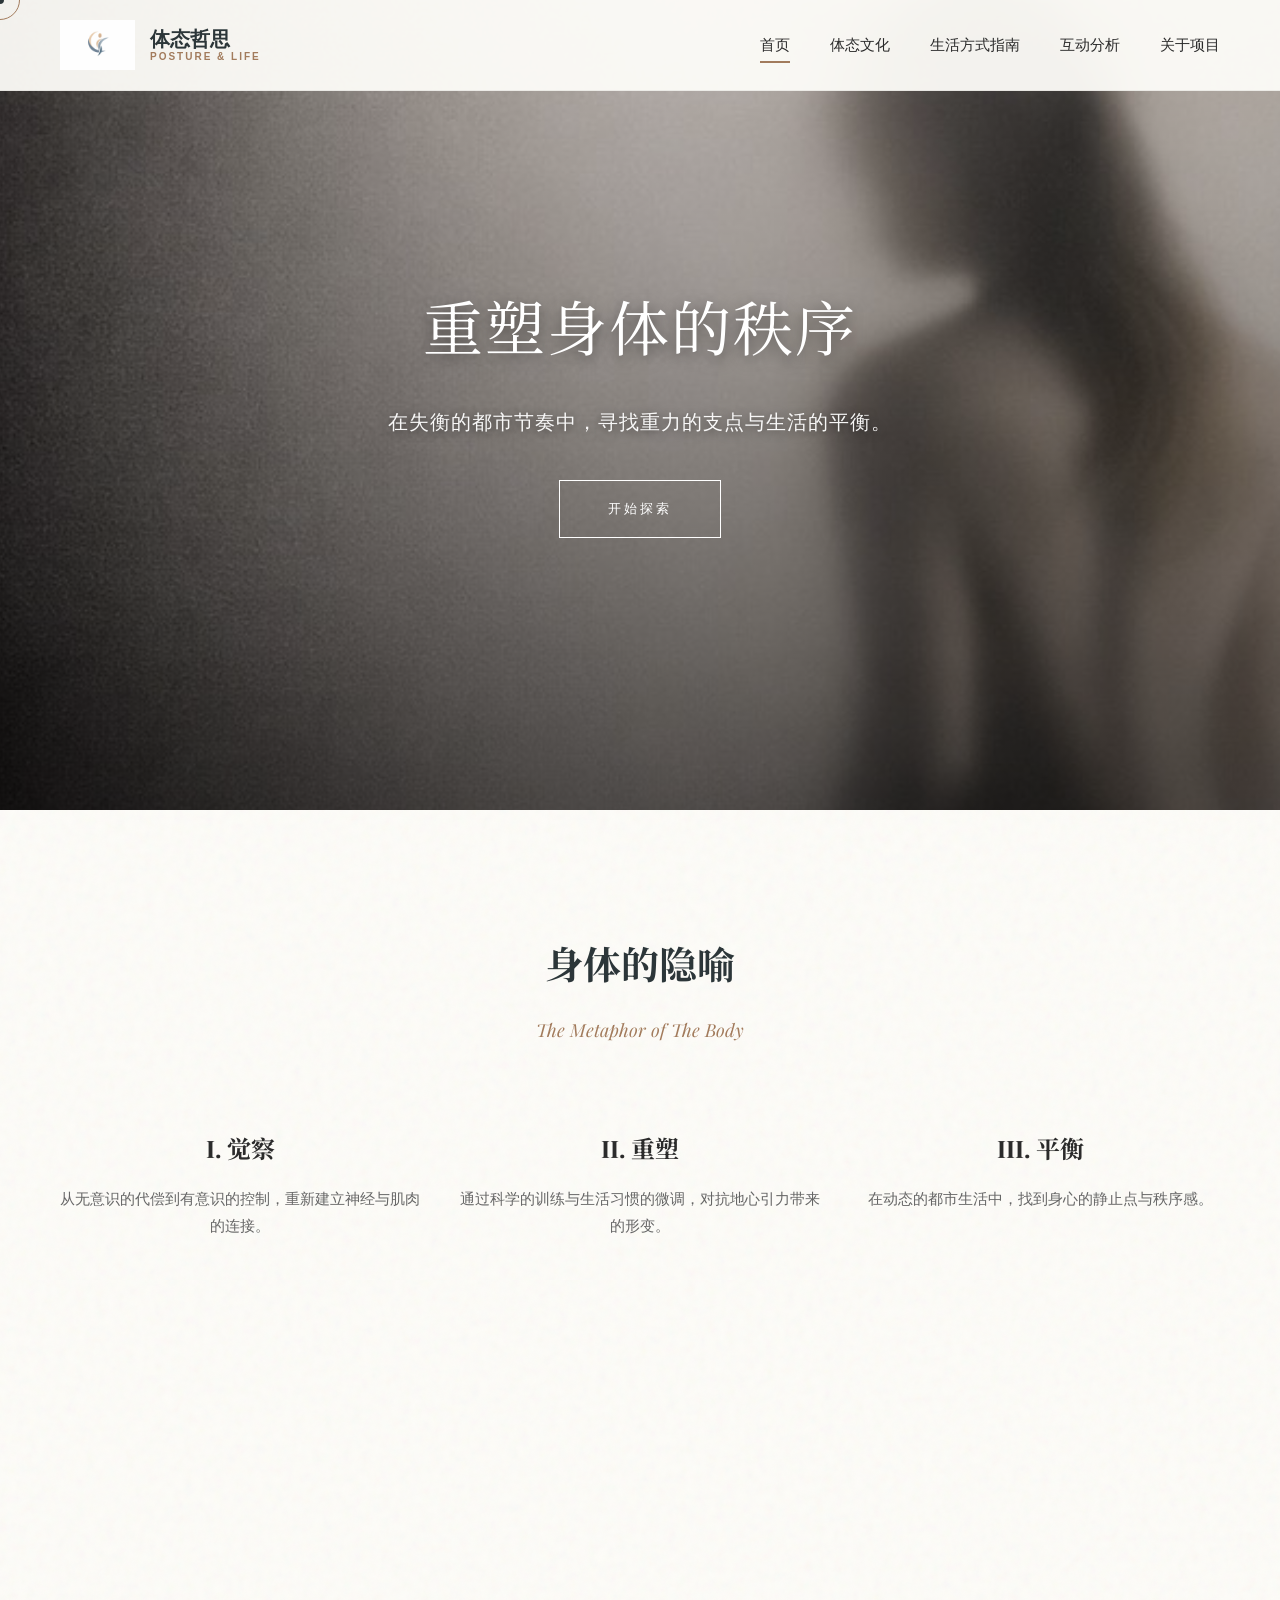
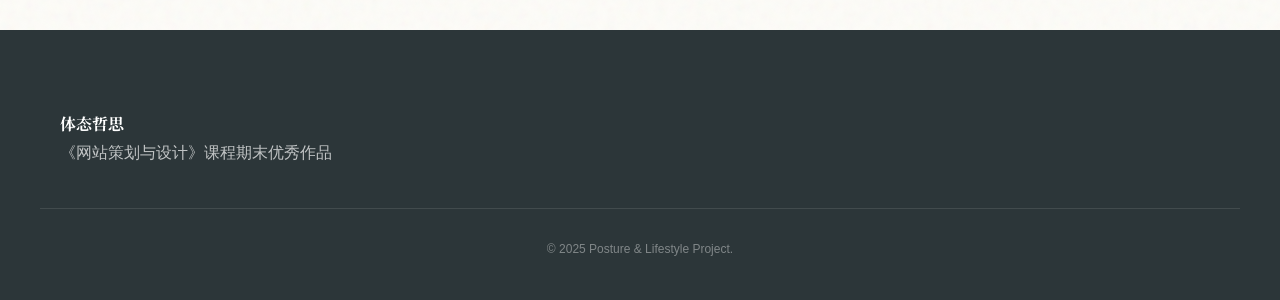
<file: index.html>
<!DOCTYPE html>
<html lang="zh-CN">
<head>
    <meta charset="UTF-8">
    <title>体态哲思 | Posture & Life</title>
    <link rel="stylesheet" href="css/style.css">
</head>
<body>
    <div class="loader"><div class="loader-text">POSTURE & LIFE</div></div>
    <div class="cursor-dot"></div><div class="cursor-outline"></div>

    <header>
        <div class="nav-container">
            <a href="index.html" class="logo-area">
                <img src="images/logo.png" alt="Logo" class="logo-img">
                <div class="logo-text">体态哲思<span>Posture & Life</span></div>
            </a>
            <nav>
                <ul>
                    <li><a href="index.html" class="active">首页</a></li>
                    <li><a href="culture.html">体态文化</a></li>
                    <li><a href="lifestyle.html">生活方式指南</a></li>
                    <li><a href="analysis.html">互动分析</a></li>
                    <li><a href="about.html">关于项目</a></li>
                </ul>
            </nav>
        </div>
    </header>

    <section class="hero" style="background-image: url('images/hero-bg.jpg');">
        <div class="hero-content fade-up">
            <h1>重塑身体的秩序</h1>
            <p>在失衡的都市节奏中，寻找重力的支点与生活的平衡。</p>
            <a href="culture.html" class="btn-outline">开始探索</a>
        </div>
    </section>

    <main class="main-content container">
        <div class="section-header fade-up">
            <h2>身体的隐喻</h2>
            <p>The Metaphor of The Body</p>
        </div>
        
        <div style="display: grid; grid-template-columns: repeat(3, 1fr); gap: 40px; text-align: center;">
            <div class="fade-up">
                <h3 class="serif" style="margin-bottom: 15px; font-size: 24px;">I. 觉察</h3>
                <p style="color:#666; font-size:15px;">从无意识的代偿到有意识的控制，重新建立神经与肌肉的连接。</p>
            </div>
            <div class="fade-up" style="transition-delay: 0.1s;">
                <h3 class="serif" style="margin-bottom: 15px; font-size: 24px;">II. 重塑</h3>
                <p style="color:#666; font-size:15px;">通过科学的训练与生活习惯的微调，对抗地心引力带来的形变。</p>
            </div>
            <div class="fade-up" style="transition-delay: 0.2s;">
                <h3 class="serif" style="margin-bottom: 15px; font-size: 24px;">III. 平衡</h3>
                <p style="color:#666; font-size:15px;">在动态的都市生活中，找到身心的静止点与秩序感。</p>
            </div>
        </div>
    </main>

    <footer>
        <div class="container footer-content">
            <div class="footer-info">
                <h4>体态哲思</h4>
                <p style="opacity: 0.7;">《网站策划与设计》课程期末优秀作品</p>
            </div>
        </div>
        <div class="copyright">&copy; 2025 Posture & Lifestyle Project.</div>
    </footer>

    <script src="js/script.js"></script>
</body>
</html>
</file>
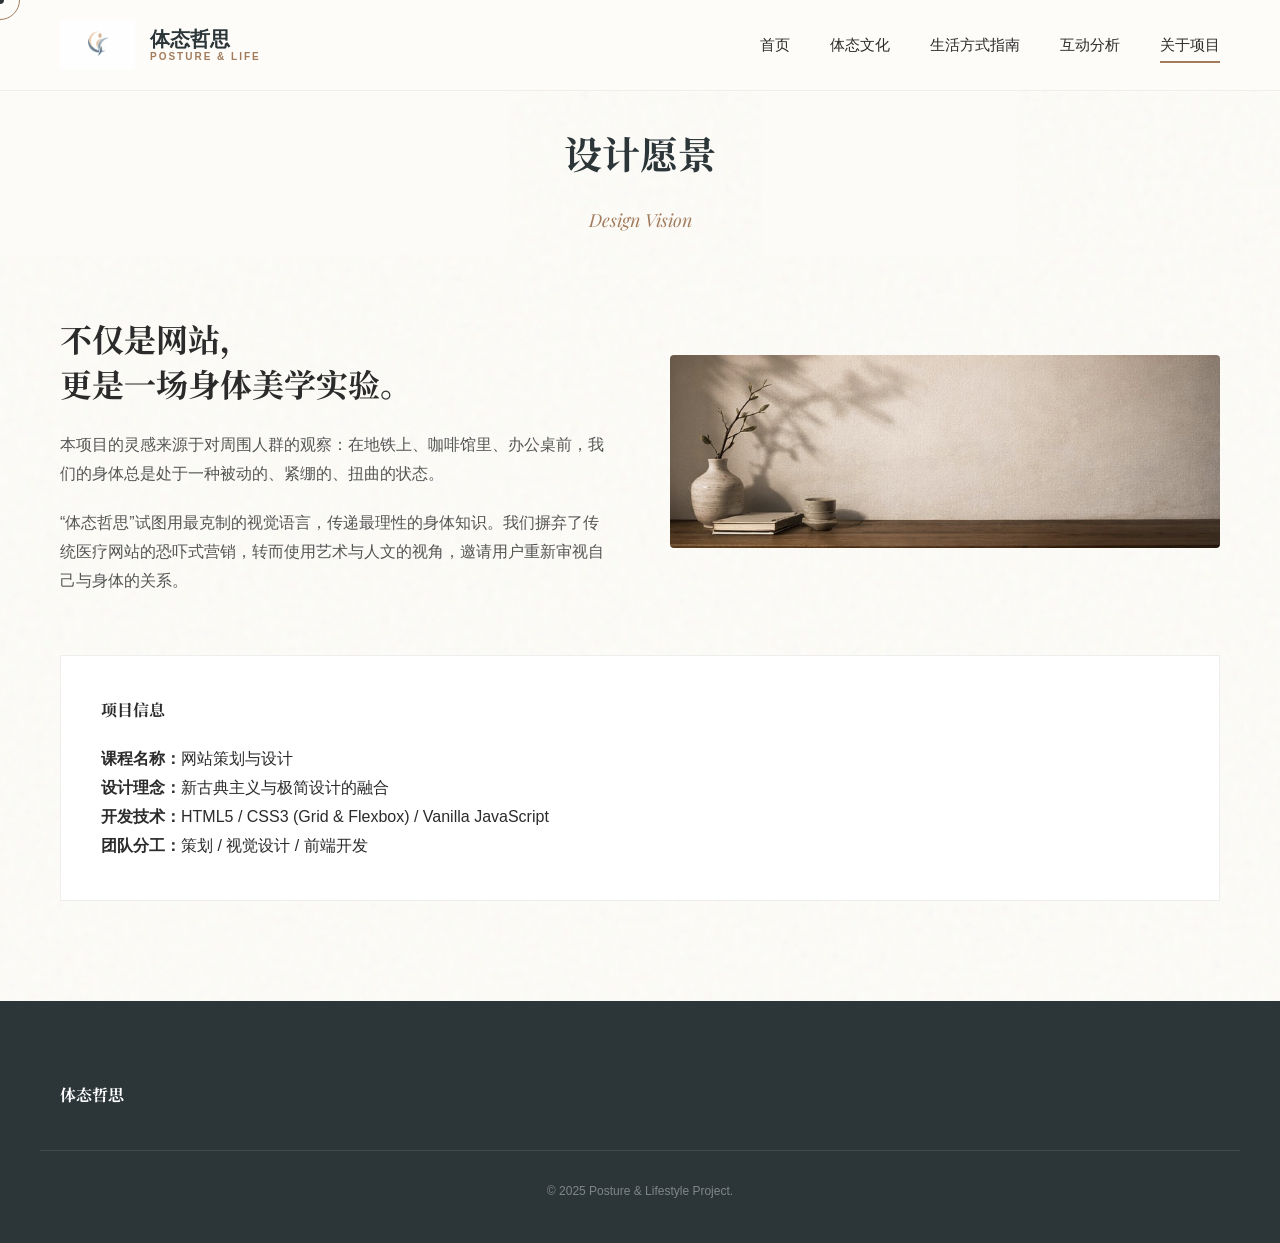
<file: about.html>
<!DOCTYPE html>
<html lang="zh-CN">
<head>
    <meta charset="UTF-8">
    <title>关于项目 | About</title>
    <link rel="stylesheet" href="css/style.css">
    <style>
        .about-grid { display: grid; grid-template-columns: 1fr 1fr; gap: 60px; align-items: center; }
        .about-img { width: 100%; border-radius: 4px; filter: grayscale(20%); }
        .designer-info { margin-top: 60px; padding: 40px; background: #fff; border: 1px solid #eee; }
    </style>
</head>
<body>
    <div class="cursor-dot"></div><div class="cursor-outline"></div>

    <header>
        <div class="nav-container">
            <a href="index.html" class="logo-area">
                <img src="images/logo.png" alt="Logo" class="logo-img">
                <div class="logo-text">体态哲思<span>Posture & Life</span></div>
            </a>
            <nav>
                <ul>
                    <li><a href="index.html">首页</a></li>
                    <li><a href="culture.html">体态文化</a></li>
                    <li><a href="lifestyle.html">生活方式指南</a></li>
                    <li><a href="analysis.html">互动分析</a></li>
                    <li><a href="about.html" class="active">关于项目</a></li>
                </ul>
            </nav>
        </div>
    </header>

    <main class="main-content container">
        <div class="section-header fade-up">
            <h2>设计愿景</h2>
            <p>Design Vision</p>
        </div>

        <div class="about-grid fade-up">
            <div>
                <h3 class="serif" style="margin-bottom: 25px; font-size: 32px; line-height: 1.4;">不仅是网站，<br>更是一场身体美学实验。</h3>
                <p style="margin-bottom: 20px; color: #555;">
                    本项目的灵感来源于对周围人群的观察：在地铁上、咖啡馆里、办公桌前，我们的身体总是处于一种被动的、紧绷的、扭曲的状态。
                </p>
                <p style="color: #555;">
                    “体态哲思”试图用最克制的视觉语言，传递最理性的身体知识。我们摒弃了传统医疗网站的恐吓式营销，转而使用艺术与人文的视角，邀请用户重新审视自己与身体的关系。
                </p>
            </div>
            <div>
                <img src="images/about-bg.jpg" alt="工作室" class="about-img">
            </div>
        </div>

        <div class="designer-info fade-up">
            <h4 style="margin-bottom: 20px;">项目信息</h4>
            <p><strong>课程名称：</strong>网站策划与设计</p>
            <p><strong>设计理念：</strong>新古典主义与极简设计的融合</p>
            <p><strong>开发技术：</strong>HTML5 / CSS3 (Grid & Flexbox) / Vanilla JavaScript</p>
            <p><strong>团队分工：</strong>策划 / 视觉设计 / 前端开发</p>
        </div>
    </main>

    <footer>
        <div class="container footer-content"><div class="footer-info"><h4>体态哲思</h4></div></div>
        <div class="copyright">&copy; 2025 Posture & Lifestyle Project.</div>
    </footer>
    <script src="js/script.js"></script>
</body>
</html>
</file>
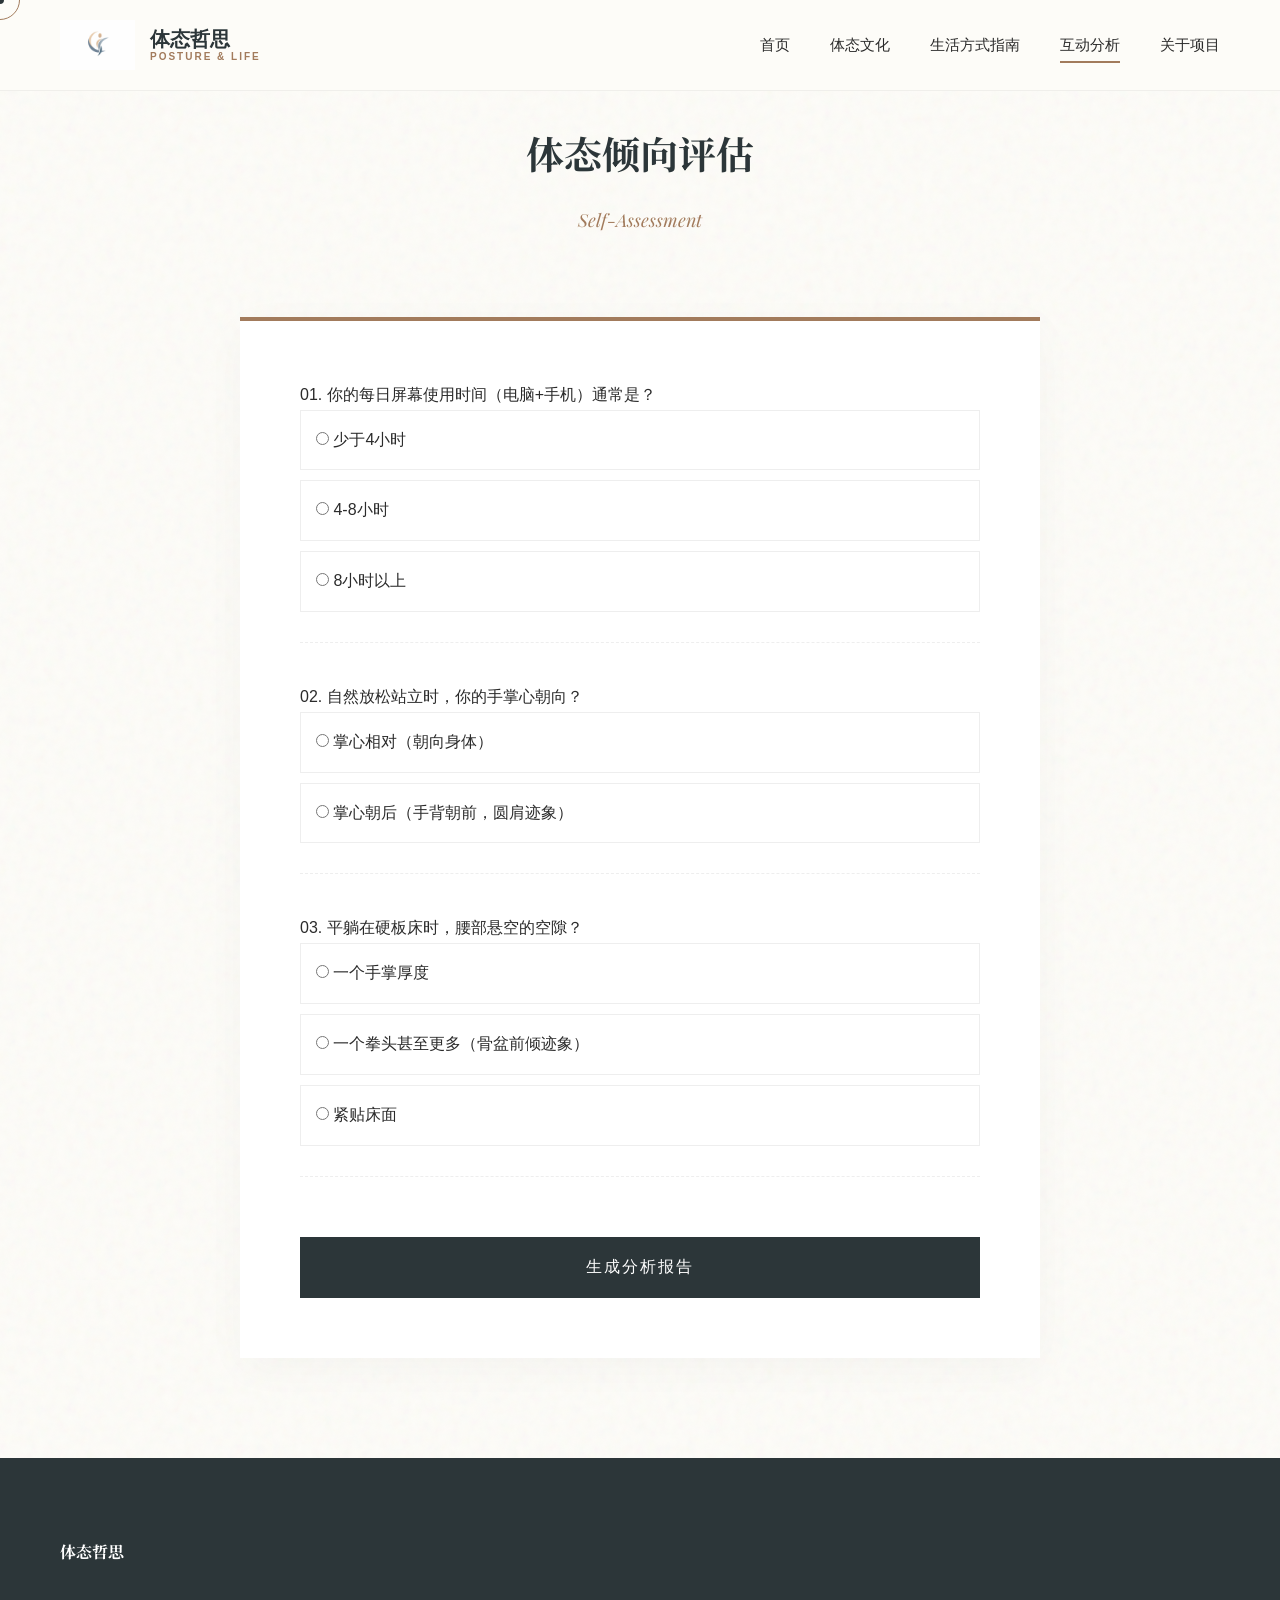
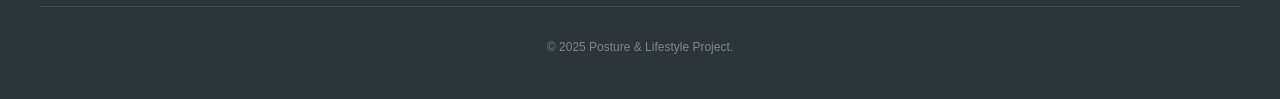
<file: analysis.html>
<!DOCTYPE html>
<html lang="zh-CN">
<head>
    <meta charset="UTF-8">
    <title>互动分析 | Analysis</title>
    <link rel="stylesheet" href="css/style.css">
</head>
<body>
    <div class="cursor-dot"></div><div class="cursor-outline"></div>

    <header>
        <div class="nav-container">
            <a href="index.html" class="logo-area">
                <img src="images/logo.png" alt="Logo" class="logo-img">
                <div class="logo-text">体态哲思<span>Posture & Life</span></div>
            </a>
            <nav>
                <ul>
                    <li><a href="index.html">首页</a></li>
                    <li><a href="culture.html">体态文化</a></li>
                    <li><a href="lifestyle.html">生活方式指南</a></li>
                    <li><a href="analysis.html" class="active">互动分析</a></li>
                    <li><a href="about.html">关于项目</a></li>
                </ul>
            </nav>
        </div>
    </header>

    <main class="main-content container">
        <div class="section-header fade-up">
            <h2>体态倾向评估</h2>
            <p>Self-Assessment</p>
        </div>

        <div class="quiz-container fade-up">
            <form id="quizForm">
                <div class="question-item">
                    <div class="question-title">01. 你的每日屏幕使用时间（电脑+手机）通常是？</div>
                    <div class="options">
                        <label><input type="radio" name="q1" value="1"> 少于4小时</label>
                        <label><input type="radio" name="q1" value="2"> 4-8小时</label>
                        <label><input type="radio" name="q1" value="3"> 8小时以上</label>
                    </div>
                </div>

                <div class="question-item">
                    <div class="question-title">02. 自然放松站立时，你的手掌心朝向？</div>
                    <div class="options">
                        <label><input type="radio" name="q2" value="1"> 掌心相对（朝向身体）</label>
                        <label><input type="radio" name="q2" value="3"> 掌心朝后（手背朝前，圆肩迹象）</label>
                    </div>
                </div>

                <div class="question-item">
                    <div class="question-title">03. 平躺在硬板床时，腰部悬空的空隙？</div>
                    <div class="options">
                        <label><input type="radio" name="q3" value="1"> 一个手掌厚度</label>
                        <label><input type="radio" name="q3" value="3"> 一个拳头甚至更多（骨盆前倾迹象）</label>
                        <label><input type="radio" name="q3" value="2"> 紧贴床面</label>
                    </div>
                </div>

                <button type="button" class="btn-submit" onclick="analyzeResult()">生成分析报告</button>
            </form>

            <div id="result-area"></div>
        </div>
    </main>

    <footer>
        <div class="container footer-content"><div class="footer-info"><h4>体态哲思</h4></div></div>
        <div class="copyright">&copy; 2025 Posture & Lifestyle Project.</div>
    </footer>
    <script src="js/script.js"></script>
</body>
</html>
</file>
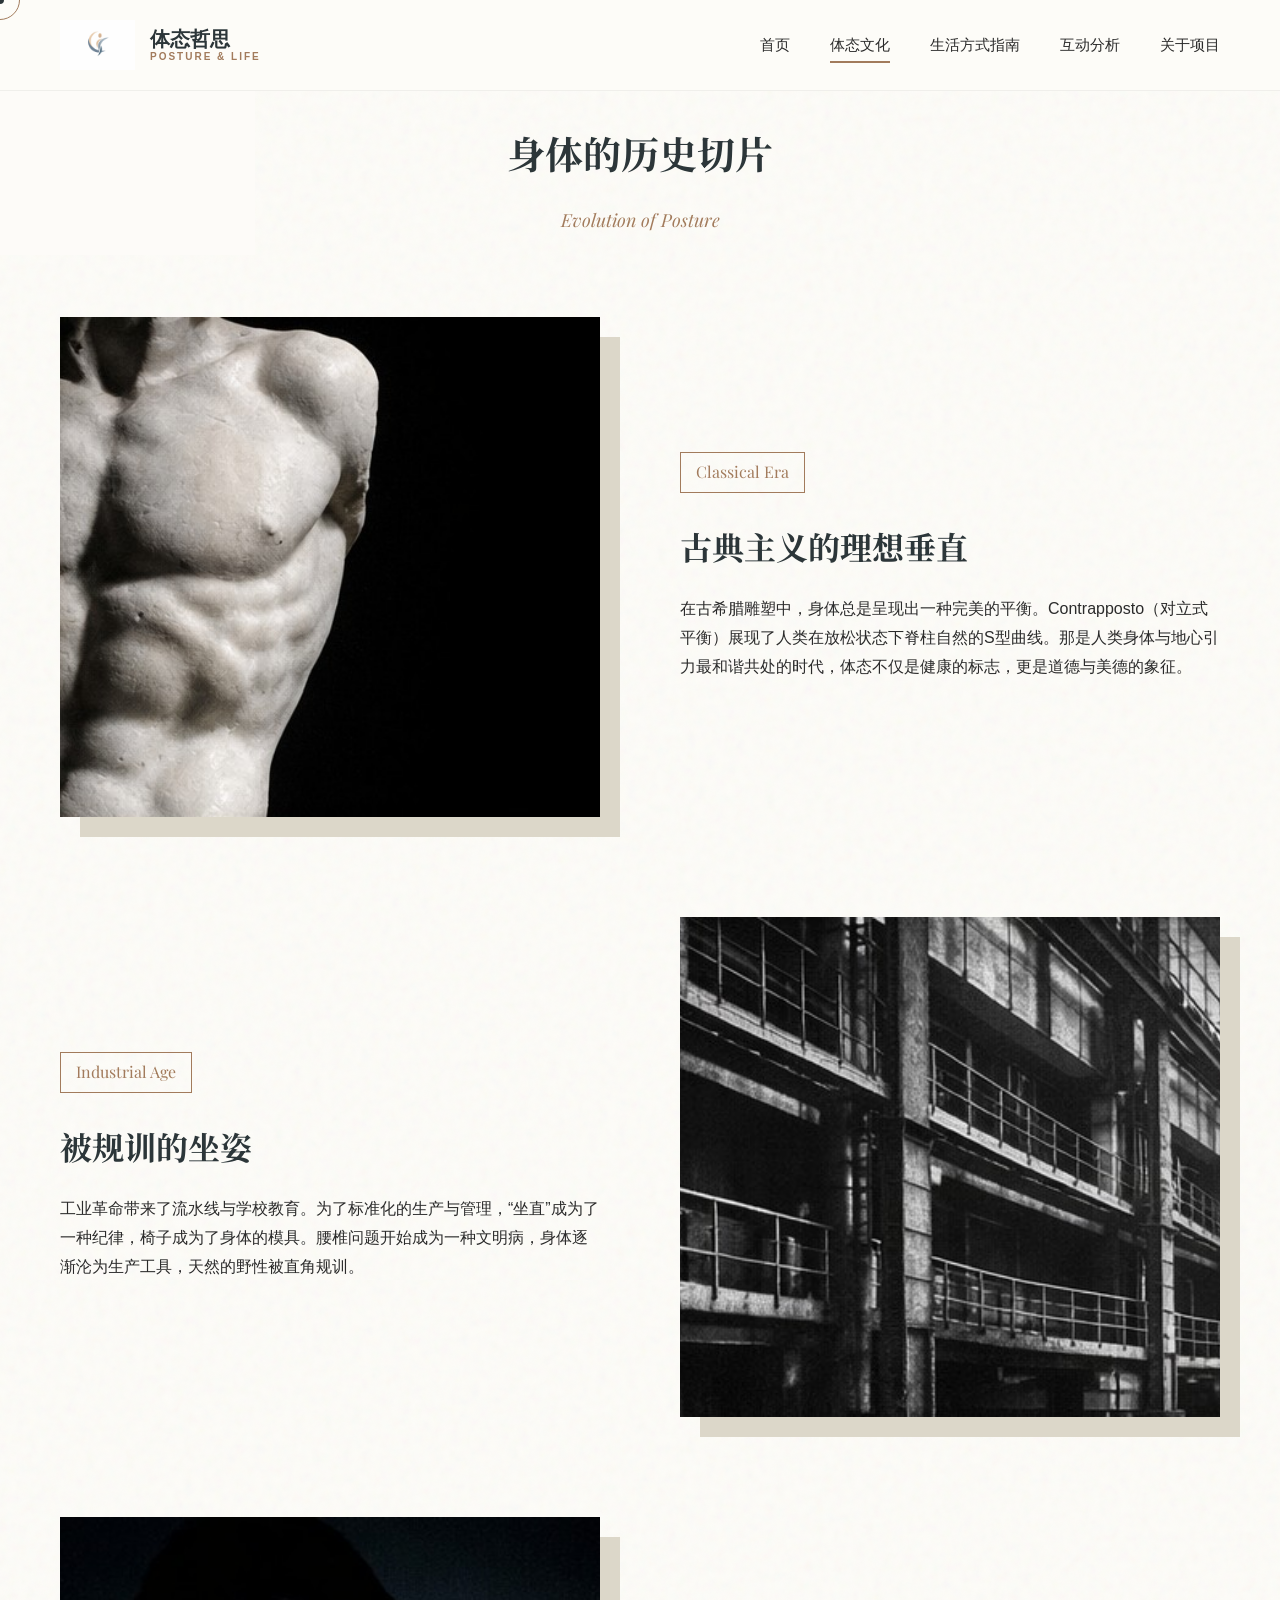
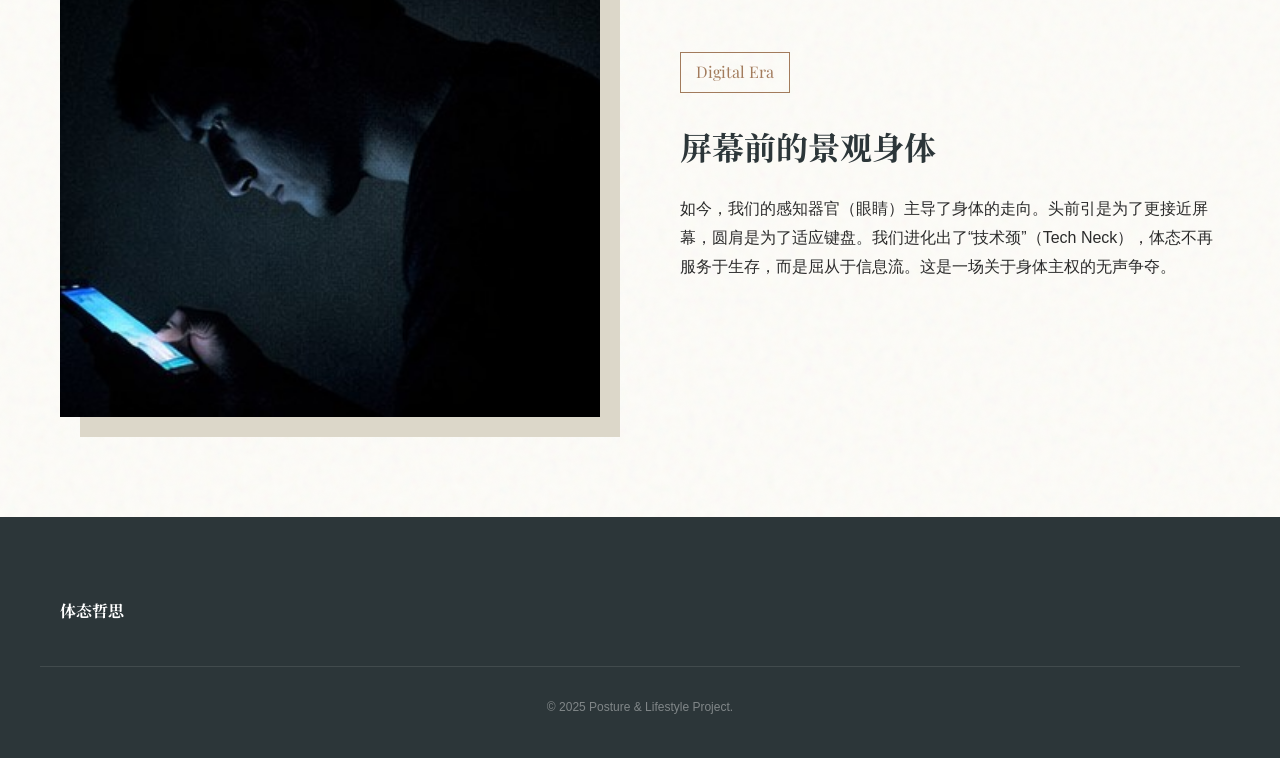
<file: culture.html>
<!DOCTYPE html>
<html lang="zh-CN">
<head>
    <meta charset="UTF-8">
    <title>体态文化 | Culture</title>
    <link rel="stylesheet" href="css/style.css">
</head>
<body>
    <div class="cursor-dot"></div><div class="cursor-outline"></div>
    
    <header>
        <div class="nav-container">
            <a href="index.html" class="logo-area">
                <img src="images/logo.png" alt="Logo" class="logo-img">
                <div class="logo-text">体态哲思<span>Posture & Life</span></div>
            </a>
            <nav>
                <ul>
                    <li><a href="index.html">首页</a></li>
                    <li><a href="culture.html" class="active">体态文化</a></li>
                    <li><a href="lifestyle.html">生活方式指南</a></li>
                    <li><a href="analysis.html">互动分析</a></li>
                    <li><a href="about.html">关于项目</a></li>
                </ul>
            </nav>
        </div>
    </header>

    <main class="main-content container">
        <div class="section-header fade-up">
            <h2>身体的历史切片</h2>
            <p>Evolution of Posture</p>
        </div>

        <div class="culture-row fade-up">
            <div class="culture-img-box">
                <img src="images/sculpture.jpg" alt="古典主义雕塑"> 
            </div>
            <div class="culture-text">
                <span class="year-badge">Classical Era</span>
                <h3>古典主义的理想垂直</h3>
                <p>在古希腊雕塑中，身体总是呈现出一种完美的平衡。Contrapposto（对立式平衡）展现了人类在放松状态下脊柱自然的S型曲线。那是人类身体与地心引力最和谐共处的时代，体态不仅是健康的标志，更是道德与美德的象征。</p>
            </div>
        </div>

        <div class="culture-row reverse fade-up">
            <div class="culture-img-box">
                <img src="images/factory.jpg" alt="被规训的坐姿">
            </div>
            <div class="culture-text">
                <span class="year-badge">Industrial Age</span>
                <h3>被规训的坐姿</h3>
                <p>工业革命带来了流水线与学校教育。为了标准化的生产与管理，“坐直”成为了一种纪律，椅子成为了身体的模具。腰椎问题开始成为一种文明病，身体逐渐沦为生产工具，天然的野性被直角规训。</p>
            </div>
        </div>
        
        <div class="culture-row fade-up">
            <div class="culture-img-box">
                <img src="images/tech.jpg" alt="数字时代的身体">
            </div>
            <div class="culture-text">
                <span class="year-badge">Digital Era</span>
                <h3>屏幕前的景观身体</h3>
                <p>如今，我们的感知器官（眼睛）主导了身体的走向。头前引是为了更接近屏幕，圆肩是为了适应键盘。我们进化出了“技术颈”（Tech Neck），体态不再服务于生存，而是屈从于信息流。这是一场关于身体主权的无声争夺。</p>
            </div>
        </div>
    </main>

    <footer>
        <div class="container footer-content"><div class="footer-info"><h4>体态哲思</h4></div></div>
        <div class="copyright">&copy; 2025 Posture & Lifestyle Project.</div>
    </footer>
    <script src="js/script.js"></script>
</body>
</html>
</file>
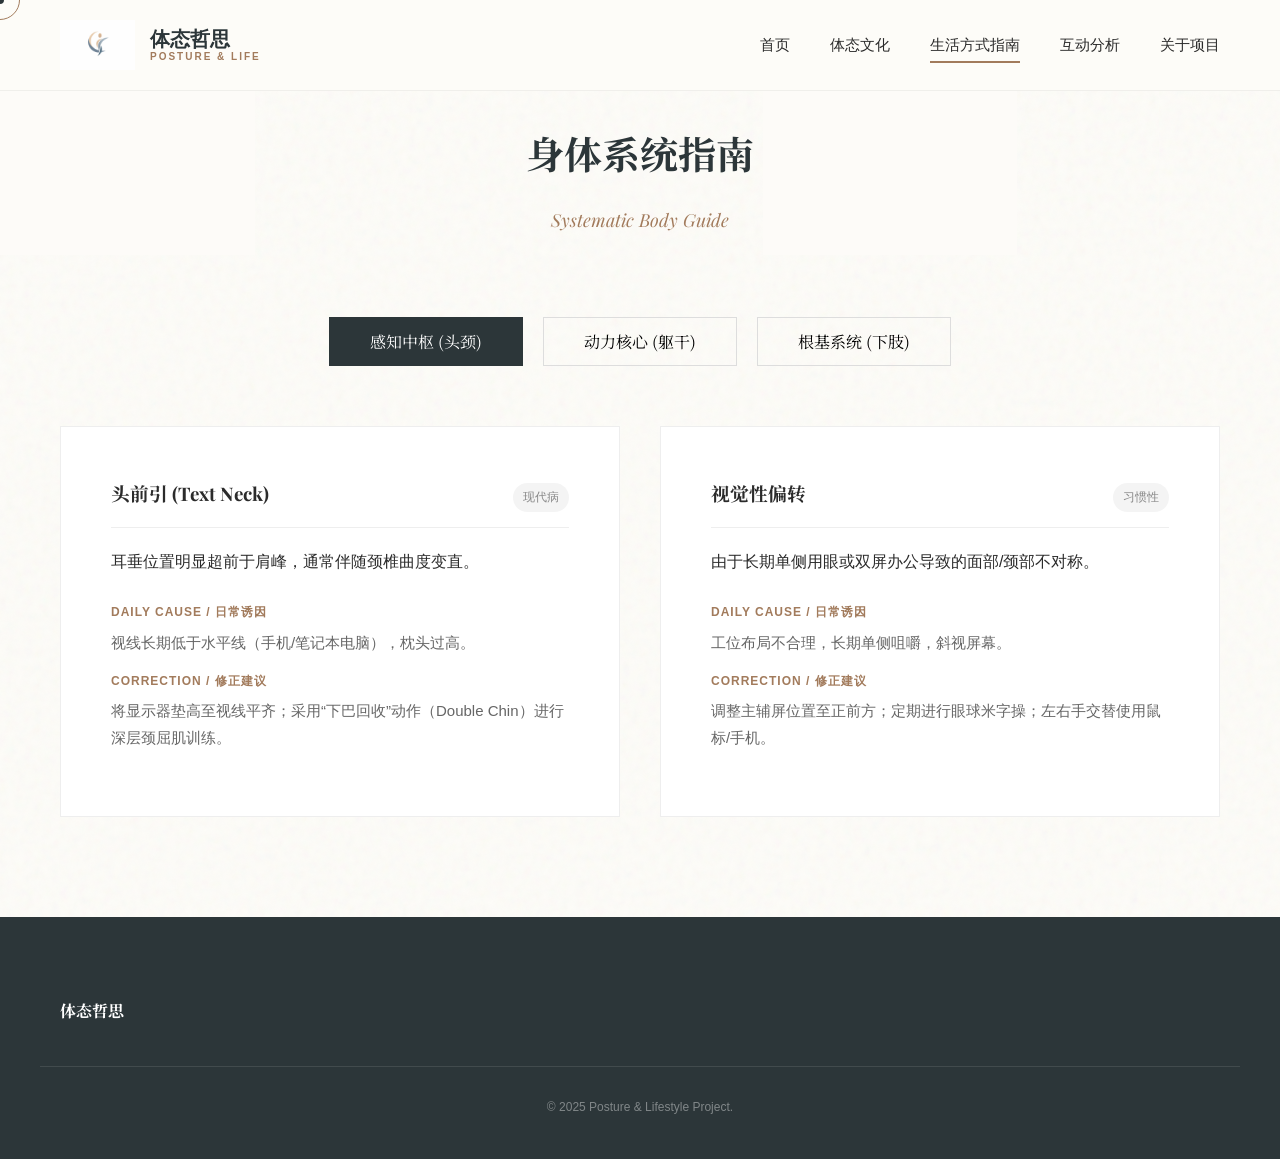
<file: lifestyle.html>
<!DOCTYPE html>
<html lang="zh-CN">
<head>
    <meta charset="UTF-8">
    <title>生活方式指南 | Guide</title>
    <link rel="stylesheet" href="css/style.css">
</head>
<body>
    <div class="cursor-dot"></div><div class="cursor-outline"></div>

    <header>
        <div class="nav-container">
            <a href="index.html" class="logo-area">
                <img src="images/logo.png" alt="Logo" class="logo-img">
                <div class="logo-text">体态哲思<span>Posture & Life</span></div>
            </a>
            <nav>
                <ul>
                    <li><a href="index.html">首页</a></li>
                    <li><a href="culture.html">体态文化</a></li>
                    <li><a href="lifestyle.html" class="active">生活方式指南</a></li>
                    <li><a href="analysis.html">互动分析</a></li>
                    <li><a href="about.html">关于项目</a></li>
                </ul>
            </nav>
        </div>
    </header>

    <main class="main-content container">
        <div class="section-header fade-up">
            <h2>身体系统指南</h2>
            <p>Systematic Body Guide</p>
        </div>

        <div class="tabs fade-up">
            <button class="tab-btn active" onclick="openTab(event, 'upper-head')">感知中枢 (头颈)</button>
            <button class="tab-btn" onclick="openTab(event, 'torso')">动力核心 (躯干)</button>
            <button class="tab-btn" onclick="openTab(event, 'lower')">根基系统 (下肢)</button>
        </div>

        <div id="upper-head" class="guide-content active">
            <div class="problem-grid">
                <div class="problem-card fade-up">
                    <div class="problem-header">
                        <h3>头前引 (Text Neck)</h3>
                        <span class="tag">现代病</span>
                    </div>
                    <p>耳垂位置明显超前于肩峰，通常伴随颈椎曲度变直。</p>
                    <div class="details">
                        <div class="detail-block">
                            <strong>Daily Cause / 日常诱因</strong>
                            视线长期低于水平线（手机/笔记本电脑），枕头过高。
                        </div>
                        <div class="detail-block">
                            <strong>Correction / 修正建议</strong>
                            将显示器垫高至视线平齐；采用“下巴回收”动作（Double Chin）进行深层颈屈肌训练。
                        </div>
                    </div>
                </div>

                <div class="problem-card fade-up">
                    <div class="problem-header">
                        <h3>视觉性偏转</h3>
                        <span class="tag">习惯性</span>
                    </div>
                    <p>由于长期单侧用眼或双屏办公导致的面部/颈部不对称。</p>
                    <div class="details">
                        <div class="detail-block">
                            <strong>Daily Cause / 日常诱因</strong>
                            工位布局不合理，长期单侧咀嚼，斜视屏幕。
                        </div>
                        <div class="detail-block">
                            <strong>Correction / 修正建议</strong>
                            调整主辅屏位置至正前方；定期进行眼球米字操；左右手交替使用鼠标/手机。
                        </div>
                    </div>
                </div>
            </div>
        </div>

        <div id="torso" class="guide-content">
            <div class="problem-grid">
                <div class="problem-card">
                    <div class="problem-header">
                        <h3>上交叉综合症 (圆肩)</h3>
                        <span class="tag">高频问题</span>
                    </div>
                    <p>胸肌紧张导致肩部内扣，背部肌群被拉长无力。</p>
                    <div class="details">
                        <div class="detail-block">
                            <strong>Daily Cause / 日常诱因</strong>
                            长期伏案打字，双臂前伸，胸椎灵活性受限。
                        </div>
                        <div class="detail-block">
                            <strong>Advice / 建议</strong>
                            多做开门拉伸（胸小肌放松）；强化菱形肌（W字夹背训练）；使用弹力带进行面拉（Face Pull）。
                        </div>
                    </div>
                </div>
                <div class="problem-card">
                    <div class="problem-header">
                        <h3>功能性高低肩</h3>
                        <span class="tag">结构性</span>
                    </div>
                    <p>非病理性的侧弯，常表现为一侧肩部耸起，衣服吊带易滑落。</p>
                    <div class="details">
                        <div class="detail-block">
                            <strong>Daily Cause / 日常诱因</strong>
                            长期单肩背包，习惯性单侧托腮，睡觉习惯侧卧一侧。
                        </div>
                        <div class="detail-block">
                            <strong>Advice / 建议</strong>
                            避免二郎腿；单肩包改为双肩包；加强核心肌群两侧的平衡性，进行侧支撑训练。
                        </div>
                    </div>
                </div>
            </div>
        </div>

        <div id="lower" class="guide-content">
            <div class="problem-grid">
                <div class="problem-card">
                    <div class="problem-header">
                        <h3>骨盆前倾</h3>
                        <span class="tag">伪翘臀</span>
                    </div>
                    <p>腹部突出，腰椎压力过大，久站后腰痛明显，睡觉平躺腰部悬空。</p>
                    <div class="details">
                        <div class="detail-block">
                            <strong>Daily Cause / 日常诱因</strong>
                            久坐导致髂腰肌缩短紧张，腹肌无力。
                        </div>
                        <div class="detail-block">
                            <strong>Training / 训练方向</strong>
                            拉伸髂腰肌（弓步拉伸）；强化腹直肌（死虫式）与臀大肌（臀桥）；平时注意收紧核心。
                        </div>
                    </div>
                </div>
                <div class="problem-card">
                    <div class="problem-header">
                        <h3>足弓塌陷 (扁平足)</h3>
                        <span class="tag">根基问题</span>
                    </div>
                    <p>足弓失去弹性，导致膝盖内扣（X型腿）及步态异常。</p>
                    <div class="details">
                        <div class="detail-block">
                            <strong>Daily / 日常注意</strong>
                            避免穿底过软的鞋子；过度肥胖会增加足底压力。
                        </div>
                        <div class="detail-block">
                            <strong>Correction / 修正建议</strong>
                            尝试赤足在沙地/草地行走；进行“抓毛巾”训练激活足底肌群；练习单腿站立平衡。
                        </div>
                    </div>
                </div>
            </div>
        </div>
    </main>

    <footer>
        <div class="container footer-content"><div class="footer-info"><h4>体态哲思</h4></div></div>
        <div class="copyright">&copy; 2025 Posture & Lifestyle Project.</div>
    </footer>
    <script src="js/script.js"></script>
</body>
</html>
</file>
<file: css/style.css>
@import url('https://fonts.googleapis.com/css2?family=Noto+Serif+SC:wght@400;700&family=Playfair+Display:ital,wght@0,400;0,600;1,400&display=swap');

:root {
    --primary-color: #2c3639; /* 深岩灰 */
    --accent-color: #a27b5c;   /* 枯木褐 */
    --bg-color: #fdfcf8;       /* 米纸白 */
    --secondary-bg: #dcd7c9;
    --text-main: #2b2b2b;
    --max-width: 1200px;
    --transition: all 0.4s cubic-bezier(0.25, 0.46, 0.45, 0.94);
}

/* === 全局基础 === */
* { box-sizing: border-box; margin: 0; padding: 0; cursor: none; /* 隐藏默认光标 */ }

body {
    font-family: -apple-system, BlinkMacSystemFont, "Segoe UI", Roboto, "Helvetica Neue", Arial, sans-serif;
    background-color: var(--bg-color);
    color: var(--text-main);
    line-height: 1.8;
    overflow-x: hidden;
    /* 噪点纹理 */
    background-image: url("data:image/svg+xml,%3Csvg viewBox='0 0 200 200' xmlns='http://www.w3.org/2000/svg'%3E%3Cfilter id='noiseFilter'%3E%3CfeTurbulence type='fractalNoise' baseFrequency='0.65' numOctaves='3' stitchTiles='stitch'/%3E%3C/filter%3E%3Crect width='100%25' height='100%25' filter='url(%23noiseFilter)' opacity='0.05'/%3E%3C/svg%3E");
}

/* 自定义光标 */
.cursor-dot {
    position: fixed; top: 0; left: 0; width: 8px; height: 8px; 
    background-color: var(--primary-color); border-radius: 50%; 
    z-index: 9999; pointer-events: none; transform: translate(-50%, -50%);
}
.cursor-outline {
    position: fixed; top: 0; left: 0; width: 40px; height: 40px; 
    border: 1px solid var(--accent-color); border-radius: 50%; 
    z-index: 9999; pointer-events: none; transform: translate(-50%, -50%);
    transition: width 0.2s, height 0.2s, background-color 0.2s;
}

/* 字体与排版 */
h1, h2, h3, h4, .serif { font-family: 'Playfair Display', 'Noto Serif SC', serif; }
a { text-decoration: none; color: inherit; transition: var(--transition); }
ul { list-style: none; }

/* === Loader === */
.loader {
    position: fixed; top: 0; left: 0; width: 100%; height: 100%;
    background: var(--bg-color); display: flex; justify-content: center; align-items: center;
    z-index: 10000; transition: opacity 0.5s ease;
}
.loader.hidden { opacity: 0; pointer-events: none; }
.loader-text {
    font-family: 'Playfair Display', serif; font-size: 24px; letter-spacing: 5px;
    color: var(--primary-color); animation: pulse 1.5s infinite;
}
@keyframes pulse { 0% { opacity: 0.5; } 50% { opacity: 1; } 100% { opacity: 0.5; } }

/* === 导航栏 === */
header {
    position: fixed; top: 0; width: 100%; z-index: 1000;
    background: rgba(253, 252, 248, 0.95);
    border-bottom: 1px solid rgba(0,0,0,0.05);
    transition: var(--transition);
}
.nav-container {
    width: var(--max-width); margin: 0 auto; height: 90px;
    display: flex; justify-content: space-between; align-items: center; padding: 0 20px;
}
.logo-area { display: flex; align-items: center; gap: 15px; }
.logo-img { height: 50px; width: auto; }
.logo-text { font-size: 20px; font-weight: 700; color: var(--primary-color); line-height: 1.2; }
.logo-text span { display: block; font-size: 10px; text-transform: uppercase; letter-spacing: 2px; color: var(--accent-color); }

nav ul { display: flex; gap: 40px; }
nav a { font-size: 15px; font-weight: 500; position: relative; padding: 10px 0; }
nav a::after { content: ''; position: absolute; bottom: 0; left: 0; width: 0%; height: 2px; background: var(--accent-color); transition: var(--transition); }
nav a:hover::after, nav a.active::after { width: 100%; }
nav a:hover { color: var(--accent-color); }

/* === 通用布局 === */
.main-content { margin-top: 90px; min-height: 80vh; }
.container { width: var(--max-width); margin: 0 auto; padding: 0 20px; }
.fade-up { opacity: 0; transform: translateY(40px); transition: all 1s cubic-bezier(0.165, 0.84, 0.44, 1); }
.fade-up.visible { opacity: 1; transform: translateY(0); }

/* === 首页 Hero (修复版) === */
.hero {
    height: 90vh; display: flex; align-items: center; justify-content: center; text-align: center;
    background-size: cover; background-position: center; position: relative;
    background-attachment: fixed;
}
/* 纯净渐变遮罩，去除雾感 */
.hero::before {
    content: ''; position: absolute; top:0; left:0; width:100%; height:100%;
    background: linear-gradient(to bottom, rgba(0,0,0,0.2), rgba(0,0,0,0.6));
    z-index: 0;
}
.hero-content { position: relative; z-index: 1; color: #fff; max-width: 800px; padding: 20px; }
.hero h1 { 
    font-size: 60px; margin-bottom: 24px; font-weight: 400; letter-spacing: 2px; 
    text-shadow: 0 4px 15px rgba(0,0,0,0.5); /* 增加文字阴影保证清晰 */
}
.hero p { 
    font-size: 20px; opacity: 0.95; font-weight: 300; letter-spacing: 1px;
    text-shadow: 0 2px 10px rgba(0,0,0,0.5);
}
.btn-outline {
    display: inline-block; border: 1px solid #fff; padding: 16px 48px;
    color: #fff; text-transform: uppercase; letter-spacing: 3px; font-size: 13px;
    margin-top: 40px; transition: var(--transition);
}
.btn-outline:hover { background: #fff; color: var(--primary-color); transform: scale(1.05); }

/* === 标题与页脚 === */
.section-header { text-align: center; padding: 120px 0 80px; }
.section-header h2 { font-size: 38px; margin-bottom: 16px; color: var(--primary-color); }
.section-header p { color: var(--accent-color); font-style: italic; font-size: 18px; font-family: 'Playfair Display', serif; }

footer { background: var(--primary-color); color: #fff; padding: 80px 0 40px; margin-top: 100px; }
.footer-content { border-bottom: 1px solid rgba(255,255,255,0.1); padding-bottom: 40px; margin-bottom: 30px;}
.copyright { text-align: center; font-size: 12px; color: rgba(255,255,255,0.4); }

/* === Culture 页面样式 === */
.culture-row { display: flex; margin-bottom: 100px; align-items: center; gap: 80px; }
.culture-row.reverse { flex-direction: row-reverse; }
.culture-img-box { flex: 1; height: 500px; overflow: hidden; box-shadow: 20px 20px 0 var(--secondary-bg); }
.culture-img-box img { width: 100%; height: 100%; object-fit: cover; transition: transform 0.8s ease; }
.culture-img-box:hover img { transform: scale(1.05); }
.culture-text { flex: 1; }
.culture-text h3 { font-size: 32px; margin-bottom: 20px; color: var(--primary-color); }
.year-badge { display: inline-block; border: 1px solid var(--accent-color); color: var(--accent-color); padding: 5px 15px; margin-bottom: 25px; font-family: 'Playfair Display', serif; }

/* === Lifestyle 页面样式 === */
.tabs { display: flex; justify-content: center; gap: 20px; margin-bottom: 60px; }
.tab-btn {
    padding: 12px 40px; background: transparent; border: 1px solid #ddd;
    font-family: 'Noto Serif SC', serif; font-size: 16px; transition: var(--transition);
}
.tab-btn.active, .tab-btn:hover { background: var(--primary-color); color: #fff; border-color: var(--primary-color); }
.guide-content { display: none; animation: fadeIn 0.6s ease; }
.guide-content.active { display: block; }
.problem-grid { display: grid; grid-template-columns: repeat(2, 1fr); gap: 40px; }
.problem-card {
    background: #fff; padding: 50px; border: 1px solid #eee; transition: var(--transition);
}
.problem-card:hover { transform: translateY(-10px); box-shadow: 0 20px 40px rgba(0,0,0,0.06); border-color: var(--accent-color); }
.problem-header { display: flex; justify-content: space-between; align-items: baseline; margin-bottom: 20px; border-bottom: 1px solid #eee; padding-bottom: 15px; }
.tag { font-size: 12px; background: #f4f4f4; padding: 4px 10px; color: #888; border-radius: 20px; }
.details { margin-top: 25px; font-size: 15px; color: #666; }
.detail-block { margin-bottom: 15px; }
.detail-block strong { color: var(--accent-color); display: block; margin-bottom: 5px; font-size: 12px; letter-spacing: 1px; text-transform: uppercase; }

/* === Analysis 页面样式 === */
.quiz-container { max-width: 800px; margin: 0 auto; background: #fff; padding: 60px; border-top: 4px solid var(--accent-color); box-shadow: 0 10px 40px rgba(0,0,0,0.03); }
.question-item { margin-bottom: 40px; padding-bottom: 20px; border-bottom: 1px dashed #eee; }
.options label { display: block; padding: 15px; margin-bottom: 10px; border: 1px solid #eee; transition: 0.2s; }
.options label:hover { background: #fafafa; border-color: var(--accent-color); }
.btn-submit { width: 100%; padding: 20px; background: var(--primary-color); color: #fff; border: none; font-size: 16px; letter-spacing: 2px; margin-top: 20px; }
#result-area { display: none; margin-top: 50px; background: #f9f9f9; padding: 40px; border: 1px solid #eee; }

@keyframes fadeIn { from { opacity: 0; transform: translateY(20px); } to { opacity: 1; transform: translateY(0); } }
</file>
